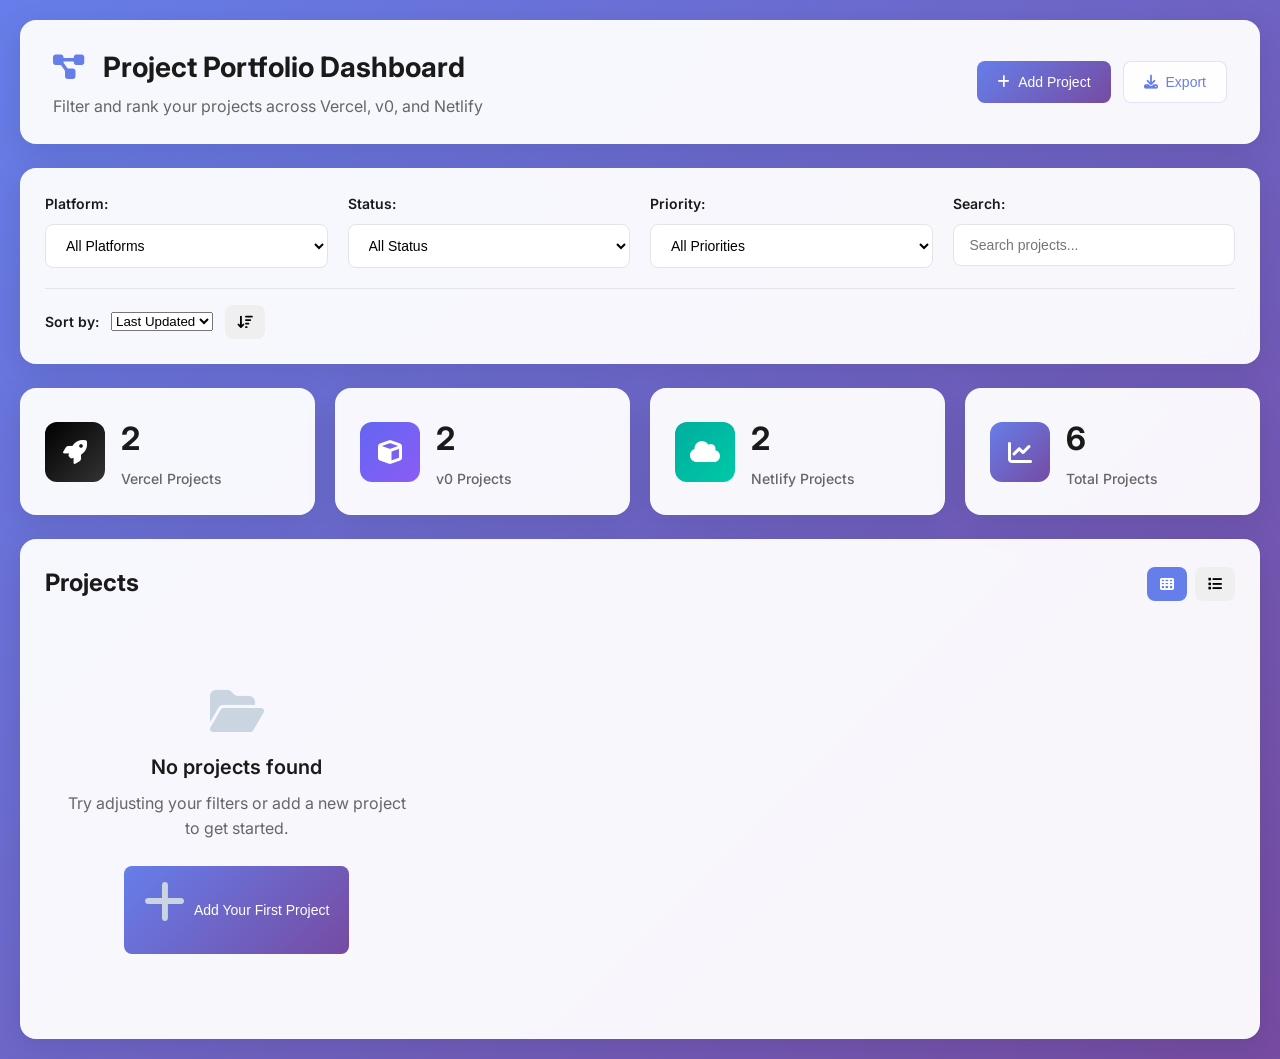
<file: index.html>
<!DOCTYPE html>
<html lang="en">
<head>
    <meta charset="UTF-8">
    <meta name="viewport" content="width=device-width, initial-scale=1.0">
    <title>Project Portfolio Dashboard</title>
    <meta name="description" content="Filter and rank your projects across Vercel, v0, and Netlify platforms">
    <link rel="stylesheet" href="dashboard-styles.css">
    <link href="https://fonts.googleapis.com/css2?family=Inter:wght@300;400;500;600;700&display=swap" rel="stylesheet">
    <link rel="stylesheet" href="https://cdnjs.cloudflare.com/ajax/libs/font-awesome/6.4.0/css/all.min.css">
</head>
<body>
    <div class="dashboard-container">
        <!-- Header -->
        <header class="dashboard-header">
            <div class="header-content">
                <h1><i class="fas fa-project-diagram"></i> Project Portfolio Dashboard</h1>
                <p>Filter and rank your projects across Vercel, v0, and Netlify</p>
            </div>
            <div class="header-actions">
                <button class="btn btn-primary" onclick="addNewProject()">
                    <i class="fas fa-plus"></i> Add Project
                </button>
                <button class="btn btn-secondary" onclick="exportData()">
                    <i class="fas fa-download"></i> Export
                </button>
            </div>
        </header>

        <!-- Filters Section -->
        <section class="filters-section">
            <div class="filters-container">
                <div class="filter-group">
                    <label for="platform-filter">Platform:</label>
                    <select id="platform-filter" onchange="filterProjects()">
                        <option value="">All Platforms</option>
                        <option value="vercel">Vercel</option>
                        <option value="v0">v0</option>
                        <option value="netlify">Netlify</option>
                    </select>
                </div>
                
                <div class="filter-group">
                    <label for="status-filter">Status:</label>
                    <select id="status-filter" onchange="filterProjects()">
                        <option value="">All Status</option>
                        <option value="active">Active</option>
                        <option value="archived">Archived</option>
                        <option value="development">Development</option>
                        <option value="maintenance">Maintenance</option>
                    </select>
                </div>
                
                <div class="filter-group">
                    <label for="priority-filter">Priority:</label>
                    <select id="priority-filter" onchange="filterProjects()">
                        <option value="">All Priorities</option>
                        <option value="high">High</option>
                        <option value="medium">Medium</option>
                        <option value="low">Low</option>
                    </select>
                </div>
                
                <div class="filter-group">
                    <label for="search-filter">Search:</label>
                    <input type="text" id="search-filter" placeholder="Search projects..." onkeyup="filterProjects()">
                </div>
            </div>
            
            <div class="sort-controls">
                <label for="sort-by">Sort by:</label>
                <select id="sort-by" onchange="sortProjects()">
                    <option value="lastUpdated">Last Updated</option>
                    <option value="name">Name</option>
                    <option value="priority">Priority</option>
                    <option value="status">Status</option>
                    <option value="platform">Platform</option>
                </select>
                <button class="btn btn-icon" onclick="toggleSortOrder()" id="sort-order-btn">
                    <i class="fas fa-sort-amount-down"></i>
                </button>
            </div>
        </section>

        <!-- Stats Overview -->
        <section class="stats-section">
            <div class="stats-grid">
                <div class="stat-card">
                    <div class="stat-icon vercel">
                        <i class="fas fa-rocket"></i>
                    </div>
                    <div class="stat-content">
                        <h3 id="vercel-count">0</h3>
                        <p>Vercel Projects</p>
                    </div>
                </div>
                <div class="stat-card">
                    <div class="stat-icon v0">
                        <i class="fas fa-cube"></i>
                    </div>
                    <div class="stat-content">
                        <h3 id="v0-count">0</h3>
                        <p>v0 Projects</p>
                    </div>
                </div>
                <div class="stat-card">
                    <div class="stat-icon netlify">
                        <i class="fas fa-cloud"></i>
                    </div>
                    <div class="stat-content">
                        <h3 id="netlify-count">0</h3>
                        <p>Netlify Projects</p>
                    </div>
                </div>
                <div class="stat-card">
                    <div class="stat-icon total">
                        <i class="fas fa-chart-line"></i>
                    </div>
                    <div class="stat-content">
                        <h3 id="total-count">0</h3>
                        <p>Total Projects</p>
                    </div>
                </div>
            </div>
        </section>

        <!-- Projects Grid -->
        <section class="projects-section">
            <div class="projects-header">
                <h2>Projects</h2>
                <div class="view-controls">
                    <button class="btn btn-icon active" onclick="setViewMode('grid')" id="grid-view-btn">
                        <i class="fas fa-th"></i>
                    </button>
                    <button class="btn btn-icon" onclick="setViewMode('list')" id="list-view-btn">
                        <i class="fas fa-list"></i>
                    </button>
                </div>
            </div>
            
            <div class="projects-container" id="projects-container">
                <!-- Projects will be dynamically loaded here -->
            </div>
        </section>
    </div>

    <!-- Add/Edit Project Modal -->
    <div id="project-modal" class="modal">
        <div class="modal-content">
            <div class="modal-header">
                <h2 id="modal-title">Add New Project</h2>
                <button class="modal-close" onclick="closeModal()">
                    <i class="fas fa-times"></i>
                </button>
            </div>
            <form id="project-form" onsubmit="saveProject(event)">
                <div class="form-grid">
                    <div class="form-group">
                        <label for="project-name">Project Name *</label>
                        <input type="text" id="project-name" required>
                    </div>
                    
                    <div class="form-group">
                        <label for="project-platform">Platform *</label>
                        <select id="project-platform" required>
                            <option value="">Select Platform</option>
                            <option value="vercel">Vercel</option>
                            <option value="v0">v0</option>
                            <option value="netlify">Netlify</option>
                        </select>
                    </div>
                    
                    <div class="form-group">
                        <label for="project-url">Project URL</label>
                        <input type="url" id="project-url" placeholder="https://...">
                    </div>
                    
                    <div class="form-group">
                        <label for="project-repo">Repository URL</label>
                        <input type="url" id="project-repo" placeholder="https://github.com/...">
                    </div>
                    
                    <div class="form-group">
                        <label for="project-status">Status *</label>
                        <select id="project-status" required>
                            <option value="">Select Status</option>
                            <option value="active">Active</option>
                            <option value="development">Development</option>
                            <option value="maintenance">Maintenance</option>
                            <option value="archived">Archived</option>
                        </select>
                    </div>
                    
                    <div class="form-group">
                        <label for="project-priority">Priority *</label>
                        <select id="project-priority" required>
                            <option value="">Select Priority</option>
                            <option value="high">High</option>
                            <option value="medium">Medium</option>
                            <option value="low">Low</option>
                        </select>
                    </div>
                </div>
                
                <div class="form-group">
                    <label for="project-description">Description</label>
                    <textarea id="project-description" rows="3" placeholder="Brief description of the project..."></textarea>
                </div>
                
                <div class="form-group">
                    <label for="project-notes">Notes</label>
                    <textarea id="project-notes" rows="3" placeholder="Additional notes, tasks, or reminders..."></textarea>
                </div>
                
                <div class="form-actions">
                    <button type="button" class="btn btn-secondary" onclick="closeModal()">Cancel</button>
                    <button type="submit" class="btn btn-primary">Save Project</button>
                </div>
            </form>
        </div>
    </div>

    <script src="dashboard-script.js"></script>
</body>
</html>
</file>
<file: dashboard-styles.css>
/* Reset and Base Styles */
* {
    margin: 0;
    padding: 0;
    box-sizing: border-box;
}

body {
    font-family: 'Inter', -apple-system, BlinkMacSystemFont, 'Segoe UI', Roboto, sans-serif;
    background: linear-gradient(135deg, #667eea 0%, #764ba2 100%);
    min-height: 100vh;
    color: #333;
    line-height: 1.6;
}

/* Dashboard Container */
.dashboard-container {
    max-width: 1400px;
    margin: 0 auto;
    padding: 20px;
}

/* Header */
.dashboard-header {
    background: rgba(255, 255, 255, 0.95);
    backdrop-filter: blur(10px);
    border-radius: 16px;
    padding: 24px 32px;
    margin-bottom: 24px;
    display: flex;
    justify-content: space-between;
    align-items: center;
    box-shadow: 0 8px 32px rgba(0, 0, 0, 0.1);
    border: 1px solid rgba(255, 255, 255, 0.2);
}

.header-content h1 {
    font-size: 28px;
    font-weight: 700;
    color: #1a1a1a;
    margin-bottom: 4px;
}

.header-content h1 i {
    color: #667eea;
    margin-right: 12px;
}

.header-content p {
    color: #666;
    font-size: 16px;
}

.header-actions {
    display: flex;
    gap: 12px;
}

/* Buttons */
.btn {
    padding: 12px 20px;
    border: none;
    border-radius: 8px;
    font-weight: 500;
    font-size: 14px;
    cursor: pointer;
    transition: all 0.2s ease;
    display: inline-flex;
    align-items: center;
    gap: 8px;
    text-decoration: none;
}

.btn-primary {
    background: linear-gradient(135deg, #667eea 0%, #764ba2 100%);
    color: white;
}

.btn-primary:hover {
    transform: translateY(-2px);
    box-shadow: 0 8px 25px rgba(102, 126, 234, 0.4);
}

.btn-secondary {
    background: rgba(255, 255, 255, 0.9);
    color: #667eea;
    border: 1px solid rgba(102, 126, 234, 0.2);
}

.btn-secondary:hover {
    background: rgba(102, 126, 234, 0.1);
    transform: translateY(-1px);
}

.btn-icon {
    padding: 10px;
    min-width: 40px;
    justify-content: center;
}

.btn-icon.active {
    background: #667eea;
    color: white;
}

/* Filters Section */
.filters-section {
    background: rgba(255, 255, 255, 0.95);
    backdrop-filter: blur(10px);
    border-radius: 16px;
    padding: 24px;
    margin-bottom: 24px;
    box-shadow: 0 8px 32px rgba(0, 0, 0, 0.1);
    border: 1px solid rgba(255, 255, 255, 0.2);
}

.filters-container {
    display: grid;
    grid-template-columns: repeat(auto-fit, minmax(200px, 1fr));
    gap: 20px;
    margin-bottom: 20px;
}

.filter-group {
    display: flex;
    flex-direction: column;
    gap: 8px;
}

.filter-group label {
    font-weight: 600;
    color: #1a1a1a;
    font-size: 14px;
}

.filter-group select,
.filter-group input {
    padding: 12px 16px;
    border: 1px solid #e1e5e9;
    border-radius: 8px;
    font-size: 14px;
    background: white;
    transition: border-color 0.2s ease;
}

.filter-group select:focus,
.filter-group input:focus {
    outline: none;
    border-color: #667eea;
    box-shadow: 0 0 0 3px rgba(102, 126, 234, 0.1);
}

.sort-controls {
    display: flex;
    align-items: center;
    gap: 12px;
    padding-top: 16px;
    border-top: 1px solid #e1e5e9;
}

.sort-controls label {
    font-weight: 600;
    color: #1a1a1a;
    font-size: 14px;
}

/* Stats Section */
.stats-section {
    margin-bottom: 24px;
}

.stats-grid {
    display: grid;
    grid-template-columns: repeat(auto-fit, minmax(200px, 1fr));
    gap: 20px;
}

.stat-card {
    background: rgba(255, 255, 255, 0.95);
    backdrop-filter: blur(10px);
    border-radius: 16px;
    padding: 24px;
    display: flex;
    align-items: center;
    gap: 16px;
    box-shadow: 0 8px 32px rgba(0, 0, 0, 0.1);
    border: 1px solid rgba(255, 255, 255, 0.2);
    transition: transform 0.2s ease;
}

.stat-card:hover {
    transform: translateY(-4px);
}

.stat-icon {
    width: 60px;
    height: 60px;
    border-radius: 12px;
    display: flex;
    align-items: center;
    justify-content: center;
    font-size: 24px;
    color: white;
}

.stat-icon.vercel {
    background: linear-gradient(135deg, #000000 0%, #333333 100%);
}

.stat-icon.v0 {
    background: linear-gradient(135deg, #6366f1 0%, #8b5cf6 100%);
}

.stat-icon.netlify {
    background: linear-gradient(135deg, #00ad9f 0%, #00c9a7 100%);
}

.stat-icon.total {
    background: linear-gradient(135deg, #667eea 0%, #764ba2 100%);
}

.stat-content h3 {
    font-size: 32px;
    font-weight: 700;
    color: #1a1a1a;
    margin-bottom: 4px;
}

.stat-content p {
    color: #666;
    font-size: 14px;
    font-weight: 500;
}

/* Projects Section */
.projects-section {
    background: rgba(255, 255, 255, 0.95);
    backdrop-filter: blur(10px);
    border-radius: 16px;
    padding: 24px;
    box-shadow: 0 8px 32px rgba(0, 0, 0, 0.1);
    border: 1px solid rgba(255, 255, 255, 0.2);
}

.projects-header {
    display: flex;
    justify-content: space-between;
    align-items: center;
    margin-bottom: 24px;
}

.projects-header h2 {
    font-size: 24px;
    font-weight: 700;
    color: #1a1a1a;
}

.view-controls {
    display: flex;
    gap: 8px;
}

/* Projects Grid */
.projects-container {
    display: grid;
    grid-template-columns: repeat(auto-fill, minmax(350px, 1fr));
    gap: 20px;
}

.projects-container.list-view {
    grid-template-columns: 1fr;
}

.project-card {
    background: white;
    border-radius: 12px;
    padding: 20px;
    border: 1px solid #e1e5e9;
    transition: all 0.2s ease;
    position: relative;
    overflow: hidden;
}

.project-card:hover {
    transform: translateY(-4px);
    box-shadow: 0 12px 40px rgba(0, 0, 0, 0.15);
    border-color: #667eea;
}

.project-card::before {
    content: '';
    position: absolute;
    top: 0;
    left: 0;
    right: 0;
    height: 4px;
    background: linear-gradient(90deg, #667eea 0%, #764ba2 100%);
}

.project-header {
    display: flex;
    justify-content: space-between;
    align-items: flex-start;
    margin-bottom: 16px;
}

.project-title {
    font-size: 18px;
    font-weight: 600;
    color: #1a1a1a;
    margin-bottom: 4px;
}

.project-platform {
    display: inline-flex;
    align-items: center;
    gap: 6px;
    padding: 4px 12px;
    border-radius: 20px;
    font-size: 12px;
    font-weight: 500;
    text-transform: uppercase;
    letter-spacing: 0.5px;
}

.project-platform.vercel {
    background: rgba(0, 0, 0, 0.1);
    color: #000;
}

.project-platform.v0 {
    background: rgba(99, 102, 241, 0.1);
    color: #6366f1;
}

.project-platform.netlify {
    background: rgba(0, 173, 159, 0.1);
    color: #00ad9f;
}

.project-meta {
    display: flex;
    gap: 12px;
    margin-bottom: 16px;
    flex-wrap: wrap;
}

.project-status,
.project-priority {
    padding: 4px 12px;
    border-radius: 20px;
    font-size: 12px;
    font-weight: 500;
    text-transform: uppercase;
    letter-spacing: 0.5px;
}

.project-status.active {
    background: rgba(34, 197, 94, 0.1);
    color: #22c55e;
}

.project-status.development {
    background: rgba(59, 130, 246, 0.1);
    color: #3b82f6;
}

.project-status.maintenance {
    background: rgba(245, 158, 11, 0.1);
    color: #f59e0b;
}

.project-status.archived {
    background: rgba(107, 114, 128, 0.1);
    color: #6b7280;
}

.project-priority.high {
    background: rgba(239, 68, 68, 0.1);
    color: #ef4444;
}

.project-priority.medium {
    background: rgba(245, 158, 11, 0.1);
    color: #f59e0b;
}

.project-priority.low {
    background: rgba(34, 197, 94, 0.1);
    color: #22c55e;
}

.project-description {
    color: #666;
    font-size: 14px;
    line-height: 1.5;
    margin-bottom: 16px;
}

.project-links {
    display: flex;
    gap: 8px;
    margin-bottom: 16px;
}

.project-links a {
    padding: 8px 12px;
    background: rgba(102, 126, 234, 0.1);
    color: #667eea;
    text-decoration: none;
    border-radius: 6px;
    font-size: 12px;
    font-weight: 500;
    transition: all 0.2s ease;
}

.project-links a:hover {
    background: rgba(102, 126, 234, 0.2);
    transform: translateY(-1px);
}

.project-notes {
    background: #f8fafc;
    padding: 12px;
    border-radius: 8px;
    font-size: 13px;
    color: #64748b;
    border-left: 3px solid #667eea;
}

.project-actions {
    display: flex;
    gap: 8px;
    margin-top: 16px;
    padding-top: 16px;
    border-top: 1px solid #e1e5e9;
}

.project-actions button {
    padding: 6px 12px;
    font-size: 12px;
    border-radius: 6px;
    border: 1px solid #e1e5e9;
    background: white;
    color: #666;
    cursor: pointer;
    transition: all 0.2s ease;
}

.project-actions button:hover {
    background: #f8fafc;
    border-color: #667eea;
    color: #667eea;
}

.project-actions button.delete {
    color: #ef4444;
    border-color: #fecaca;
}

.project-actions button.delete:hover {
    background: #fef2f2;
    border-color: #ef4444;
}

/* List View Styles */
.project-card.list-view {
    display: grid;
    grid-template-columns: 1fr auto auto auto;
    gap: 20px;
    align-items: center;
}

.project-card.list-view .project-header {
    margin-bottom: 0;
}

.project-card.list-view .project-meta {
    margin-bottom: 0;
}

.project-card.list-view .project-description {
    margin-bottom: 0;
}

/* Modal */
.modal {
    display: none;
    position: fixed;
    z-index: 1000;
    left: 0;
    top: 0;
    width: 100%;
    height: 100%;
    background-color: rgba(0, 0, 0, 0.5);
    backdrop-filter: blur(5px);
}

.modal-content {
    background: white;
    margin: 5% auto;
    padding: 0;
    border-radius: 16px;
    width: 90%;
    max-width: 600px;
    max-height: 90vh;
    overflow-y: auto;
    box-shadow: 0 20px 60px rgba(0, 0, 0, 0.3);
}

.modal-header {
    padding: 24px 24px 0 24px;
    display: flex;
    justify-content: space-between;
    align-items: center;
}

.modal-header h2 {
    font-size: 24px;
    font-weight: 700;
    color: #1a1a1a;
}

.modal-close {
    background: none;
    border: none;
    font-size: 20px;
    color: #666;
    cursor: pointer;
    padding: 8px;
    border-radius: 6px;
    transition: all 0.2s ease;
}

.modal-close:hover {
    background: #f8fafc;
    color: #1a1a1a;
}

#project-form {
    padding: 24px;
}

.form-grid {
    display: grid;
    grid-template-columns: 1fr 1fr;
    gap: 20px;
    margin-bottom: 20px;
}

.form-group {
    display: flex;
    flex-direction: column;
    gap: 8px;
}

.form-group.full-width {
    grid-column: 1 / -1;
}

.form-group label {
    font-weight: 600;
    color: #1a1a1a;
    font-size: 14px;
}

.form-group input,
.form-group select,
.form-group textarea {
    padding: 12px 16px;
    border: 1px solid #e1e5e9;
    border-radius: 8px;
    font-size: 14px;
    background: white;
    transition: border-color 0.2s ease;
    font-family: inherit;
}

.form-group input:focus,
.form-group select:focus,
.form-group textarea:focus {
    outline: none;
    border-color: #667eea;
    box-shadow: 0 0 0 3px rgba(102, 126, 234, 0.1);
}

.form-group textarea {
    resize: vertical;
    min-height: 80px;
}

.form-actions {
    display: flex;
    gap: 12px;
    justify-content: flex-end;
    padding-top: 20px;
    border-top: 1px solid #e1e5e9;
}

/* Responsive Design */
@media (max-width: 768px) {
    .dashboard-container {
        padding: 16px;
    }
    
    .dashboard-header {
        flex-direction: column;
        gap: 20px;
        text-align: center;
    }
    
    .header-actions {
        width: 100%;
        justify-content: center;
    }
    
    .filters-container {
        grid-template-columns: 1fr;
    }
    
    .sort-controls {
        flex-direction: column;
        align-items: stretch;
        gap: 8px;
    }
    
    .stats-grid {
        grid-template-columns: repeat(2, 1fr);
    }
    
    .projects-container {
        grid-template-columns: 1fr;
    }
    
    .form-grid {
        grid-template-columns: 1fr;
    }
    
    .project-card.list-view {
        grid-template-columns: 1fr;
        gap: 12px;
    }
}

@media (max-width: 480px) {
    .stats-grid {
        grid-template-columns: 1fr;
    }
    
    .project-meta {
        flex-direction: column;
        gap: 8px;
    }
    
    .project-links {
        flex-direction: column;
    }
}

/* Loading States */
.loading {
    opacity: 0.6;
    pointer-events: none;
}

.loading::after {
    content: '';
    position: absolute;
    top: 50%;
    left: 50%;
    width: 20px;
    height: 20px;
    margin: -10px 0 0 -10px;
    border: 2px solid #667eea;
    border-top: 2px solid transparent;
    border-radius: 50%;
    animation: spin 1s linear infinite;
}

@keyframes spin {
    0% { transform: rotate(0deg); }
    100% { transform: rotate(360deg); }
}

/* Empty State */
.empty-state {
    text-align: center;
    padding: 60px 20px;
    color: #666;
}

.empty-state i {
    font-size: 48px;
    color: #cbd5e1;
    margin-bottom: 16px;
}

.empty-state h3 {
    font-size: 20px;
    font-weight: 600;
    margin-bottom: 8px;
    color: #1a1a1a;
}

.empty-state p {
    font-size: 16px;
    margin-bottom: 24px;
}
</file>
